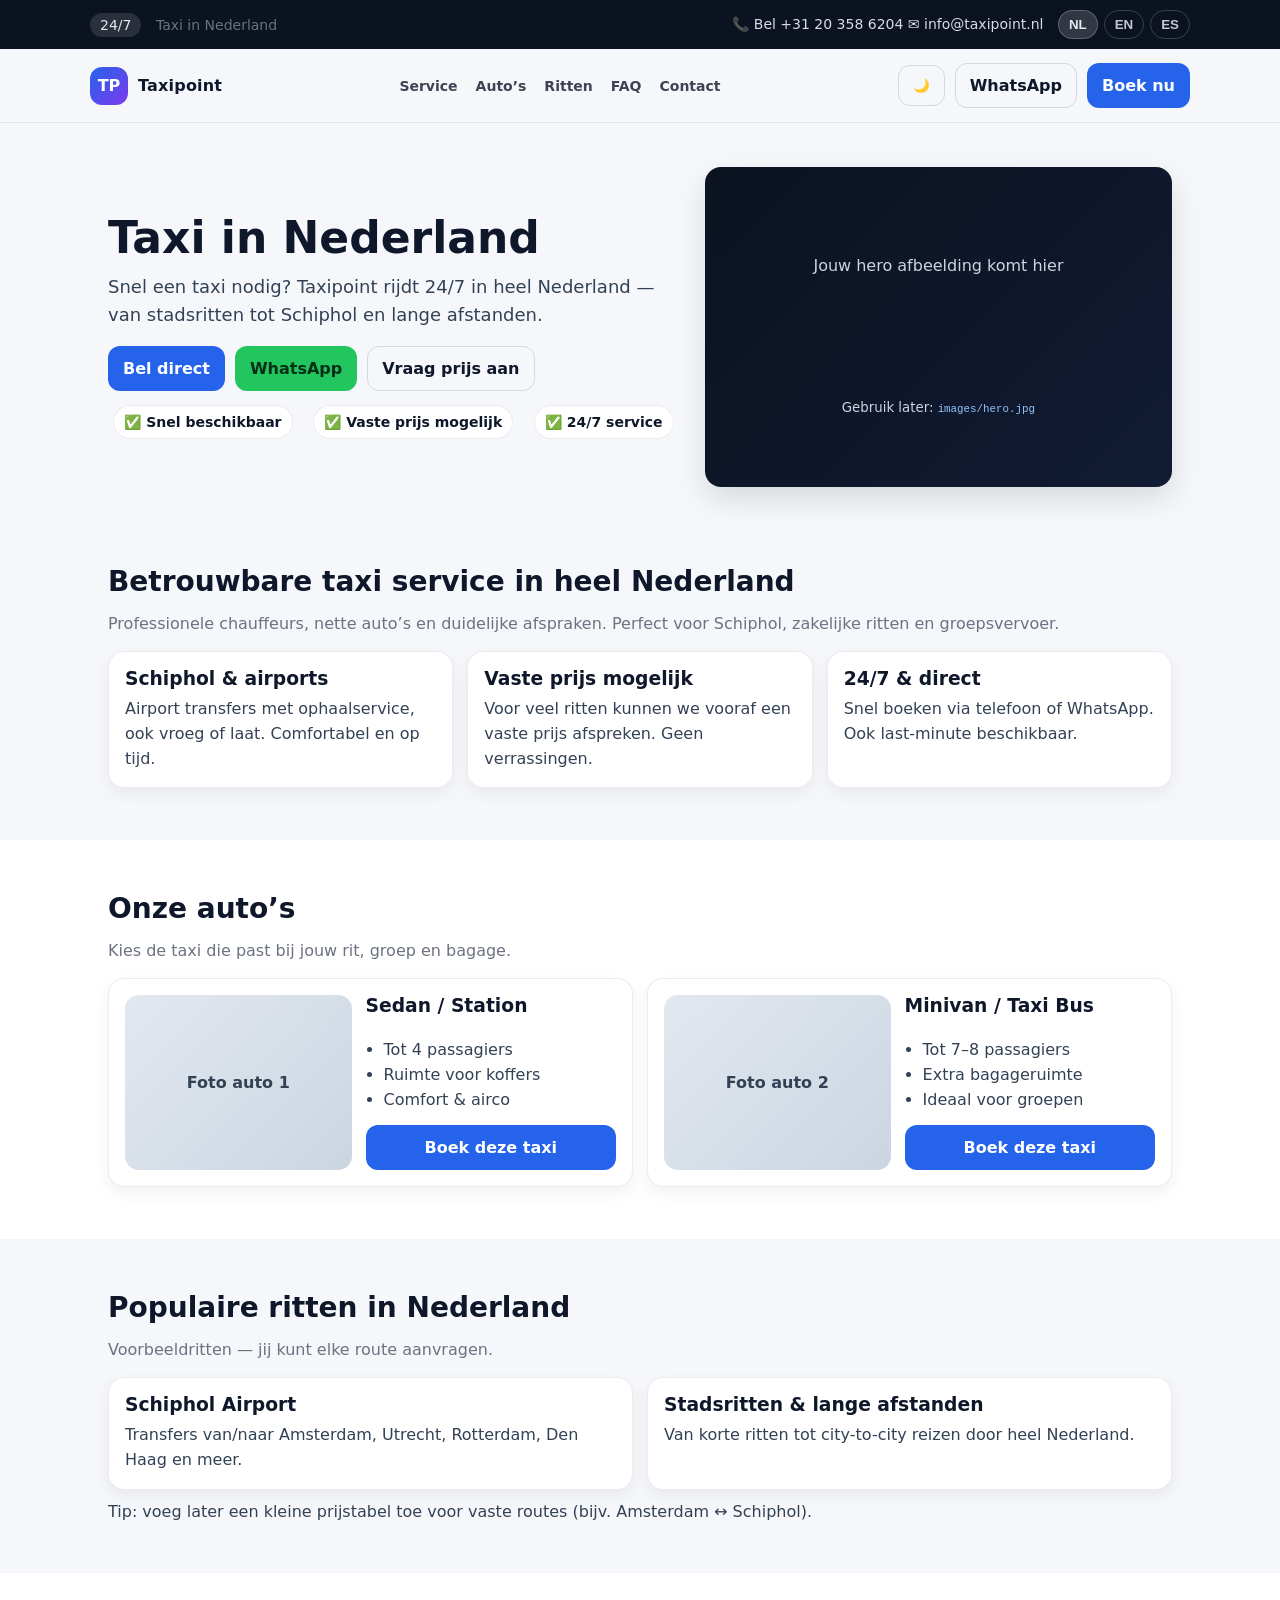
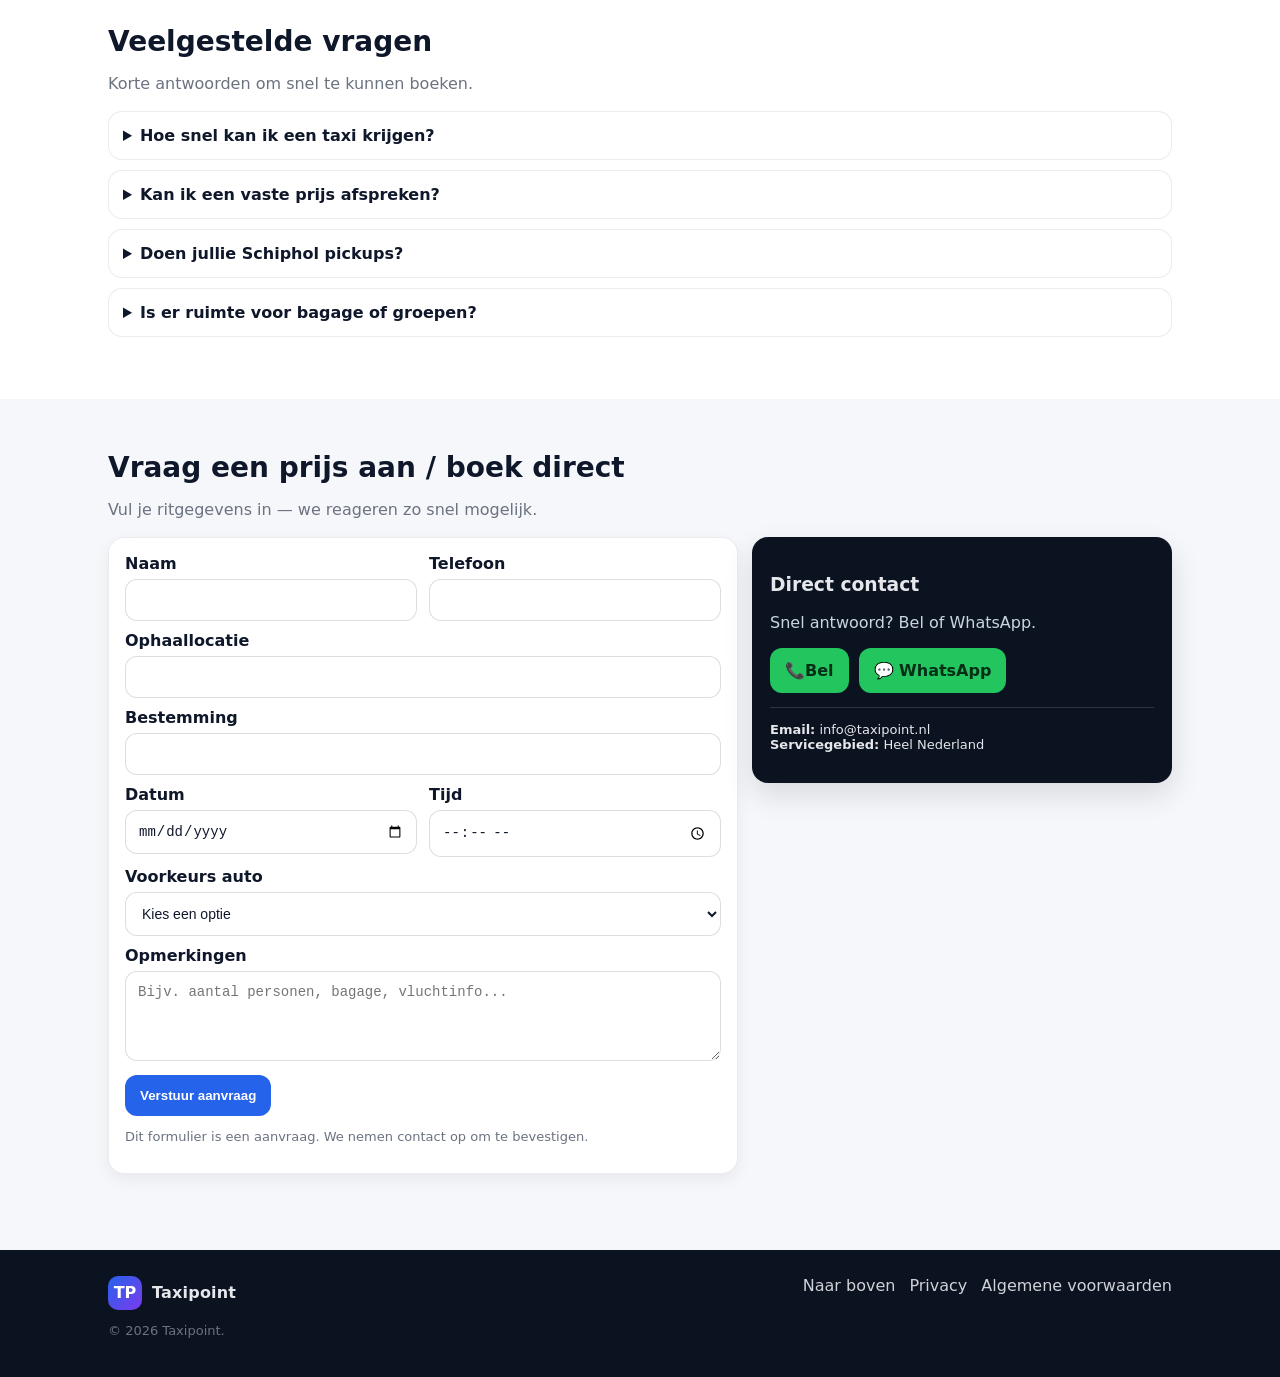
<file: index.html>
<!DOCTYPE html>
<html lang="nl">
<head>
  <meta charset="UTF-8" />
  <meta name="viewport" content="width=device-width, initial-scale=1.0" />
  <title>Taxipoint | Taxi in Nederland</title>
  <meta name="description" content="Taxipoint: Taxi in Nederland met vaste prijzen. Schiphol, stadsritten en lange afstanden. 24/7 beschikbaar. Bel of WhatsApp direct." />
  
  <!-- SEO Meta Tags -->
  <meta name="robots" content="index, follow" />
  <meta name="author" content="Taxipoint" />
  <meta name="keywords" content="taxi, nederland, schiphol, airport transfer, taxi service, amsterdam taxi, rotterdam taxi, 24/7 taxi" />
  <link rel="canonical" href="https://robinslevel.github.io/getataxi/" />
  
  <!-- Open Graph / Facebook -->
  <meta property="og:type" content="website" />
  <meta property="og:url" content="https://robinslevel.github.io/getataxi/" />
  <meta property="og:title" content="Taxipoint | Taxi in Nederland" />
  <meta property="og:description" content="Taxipoint: Taxi in Nederland met vaste prijzen. Schiphol, stadsritten en lange afstanden. 24/7 beschikbaar." />
  <meta property="og:locale" content="nl_NL" />
  <meta property="og:locale:alternate" content="en_US" />
  <meta property="og:locale:alternate" content="es_ES" />
  <meta property="og:site_name" content="Taxipoint" />
  
  <!-- Twitter Card -->
  <meta name="twitter:card" content="summary_large_image" />
  <meta name="twitter:title" content="Taxipoint | Taxi in Nederland" />
  <meta name="twitter:description" content="Taxipoint: Taxi in Nederland met vaste prijzen. 24/7 beschikbaar. Bel of WhatsApp direct." />
  
  <!-- Favicon -->
  <link rel="icon" type="image/svg+xml" href="data:image/svg+xml,<svg xmlns='http://www.w3.org/2000/svg' viewBox='0 0 100 100'><rect width='100' height='100' rx='20' fill='%232563eb'/><text x='50%25' y='50%25' font-size='50' font-weight='bold' text-anchor='middle' dominant-baseline='central' fill='white'>TP</text></svg>" />
  <meta name="theme-color" content="#2563eb" />
  <meta name="msapplication-TileColor" content="#2563eb" />
  
  <!-- Preconnect -->
  <link rel="preconnect" href="https://wa.me" />
  
  <!-- Stylesheet -->
  <link rel="stylesheet" href="style/styles.css" />
  
  <!-- Structured Data -->
  <script type="application/ld+json">
  {
    "@context": "https://schema.org",
    "@type": "TaxiService",
    "name": "Taxipoint",
    "description": "Taxi in Nederland met vaste prijzen. Schiphol, stadsritten en lange afstanden. 24/7 beschikbaar.",
    "url": "https://robinslevel.github.io/getataxi/",
    "telephone": "+31203586204",
    "email": "info@taxipoint.nl",
    "areaServed": {
      "@type": "Country",
      "name": "Netherlands"
    },
    "availableLanguage": ["Dutch", "English", "Spanish"],
    "openingHoursSpecification": {
      "@type": "OpeningHoursSpecification",
      "dayOfWeek": ["Monday", "Tuesday", "Wednesday", "Thursday", "Friday", "Saturday", "Sunday"],
      "opens": "00:00",
      "closes": "23:59"
    },
    "priceRange": "$$"
  }
  </script>
</head>

<body>
  <!-- Top bar -->
  <div class="topbar">
    <div class="container topbar__inner">
      <div class="topbar__left">
        <span class="pill" data-i18n="topbar_247">24/7</span>
        <span class="muted" data-i18n="topbar_tagline">Taxi in Nederland</span>
      </div>

      <div class="topbar__right">
        <a class="link" href="tel:+31203586204">📞 <span data-i18n="phone_label">Bel</span> +31 20 358 6204</a>
        <a class="link" href="mailto:info@taxipoint.nl">✉️ info@taxipoint.nl</a>

        <!-- Language Switch -->
        <div class="lang">
          <button class="lang__btn" type="button" data-lang="nl" aria-label="Nederlands">NL</button>
          <button class="lang__btn" type="button" data-lang="en" aria-label="English">EN</button>
          <button class="lang__btn" type="button" data-lang="es" aria-label="Español">ES</button>
        </div>
      </div>
    </div>
  </div>

  <!-- Header -->
  <header class="header" id="top">
    <div class="container header__inner">
      <a class="logo" href="#top" aria-label="Homepage">
        <span class="logo__mark">TP</span>
        <span class="logo__text">Taxipoint</span>
      </a>

      <nav class="nav" id="nav">
        <a href="#service" data-i18n="nav_service">Service</a>
        <a href="#autos" data-i18n="nav_cars">Auto’s</a>
        <a href="#ritten" data-i18n="nav_trips">Ritten</a>
        <a href="#faq" data-i18n="nav_faq">FAQ</a>
        <a href="#contact" data-i18n="nav_contact">Contact</a>
      </nav>

      <div class="header__actions">
        <button class="btn btn--ghost" id="themeToggle" aria-label="Toggle dark mode" title="Toggle theme">🌙</button>
        <a class="btn btn--ghost" href="https://wa.me/31203586204" target="_blank" rel="noopener" data-i18n="btn_whatsapp">WhatsApp</a>
        <a class="btn btn--primary" href="#contact" data-i18n="btn_book">Boek nu</a>

        <button class="burger" id="burger" aria-label="Menu openen" aria-expanded="false">
          <span></span><span></span><span></span>
        </button>
      </div>
    </div>
  </header>

  <!-- Hero -->
  <section class="hero">
    <div class="container hero__grid">
      <div class="hero__content">
        <h1 data-i18n="hero_title">Taxi in Nederland</h1>
        <p class="lead" data-i18n="hero_lead">
          Snel een taxi nodig? Taxipoint rijdt 24/7 in heel Nederland — van stadsritten tot Schiphol en lange afstanden.
        </p>

        <div class="hero__cta">
          <a class="btn btn--primary" href="tel:+31203586204" data-i18n="btn_call">Bel direct</a>
          <a class="btn btn--secondary" href="https://wa.me/31203586204" target="_blank" rel="noopener" data-i18n="btn_whatsapp2">WhatsApp</a>
          <a class="btn btn--ghost" href="#contact" data-i18n="btn_get_quote">Vraag prijs aan</a>
        </div>

        <ul class="hero__badges">
          <li data-i18n="badge_fast">✅ Snel beschikbaar</li>
          <li data-i18n="badge_fixed">✅ Vaste prijs mogelijk</li>
          <li data-i18n="badge_247">✅ 24/7 service</li>
        </ul>
      </div>

      <div class="hero__media">
        <div class="media-card" role="img" aria-label="Taxi afbeelding placeholder">
          <p data-i18n="hero_image_placeholder">Jouw hero afbeelding komt hier</p>
          <small><span data-i18n="hero_image_hint">Gebruik later</span>: <code>images/hero.jpg</code></small>
        </div>
      </div>
    </div>
  </section>

  <!-- Service -->
  <section class="section" id="service">
    <div class="container">
      <div class="section__head">
        <h2 data-i18n="service_title">Betrouwbare taxi service in heel Nederland</h2>
        <p class="muted" data-i18n="service_sub">
          Professionele chauffeurs, nette auto’s en duidelijke afspraken. Perfect voor Schiphol, zakelijke ritten en groepsvervoer.
        </p>
      </div>

      <div class="cards">
        <div class="card">
          <h3 data-i18n="card1_title">Schiphol & airports</h3>
          <p data-i18n="card1_text">Airport transfers met ophaalservice, ook vroeg of laat. Comfortabel en op tijd.</p>
        </div>
        <div class="card">
          <h3 data-i18n="card2_title">Vaste prijs mogelijk</h3>
          <p data-i18n="card2_text">Voor veel ritten kunnen we vooraf een vaste prijs afspreken. Geen verrassingen.</p>
        </div>
        <div class="card">
          <h3 data-i18n="card3_title">24/7 & direct</h3>
          <p data-i18n="card3_text">Snel boeken via telefoon of WhatsApp. Ook last-minute beschikbaar.</p>
        </div>
      </div>
    </div>
  </section>

  <!-- Cars -->
  <section class="section section--alt" id="autos">
    <div class="container">
      <div class="section__head">
        <h2 data-i18n="cars_title">Onze auto’s</h2>
        <p class="muted" data-i18n="cars_sub">Kies de taxi die past bij jouw rit, groep en bagage.</p>
      </div>

      <div class="cards cards--2">
        <article class="card car">
          <div class="car__img"><div class="img-placeholder" data-i18n="car1_img">Foto auto 1</div></div>
          <div class="car__body">
            <h3 data-i18n="car1_title">Sedan / Station</h3>
            <ul class="list">
              <li data-i18n="car1_li1">Tot 4 passagiers</li>
              <li data-i18n="car1_li2">Ruimte voor koffers</li>
              <li data-i18n="car1_li3">Comfort & airco</li>
            </ul>
            <a class="btn btn--primary" href="#contact" data-car="Sedan / Station" data-i18n="car_btn">Boek deze taxi</a>
          </div>
        </article>

        <article class="card car">
          <div class="car__img"><div class="img-placeholder" data-i18n="car2_img">Foto auto 2</div></div>
          <div class="car__body">
            <h3 data-i18n="car2_title">Minivan / Taxi Bus</h3>
            <ul class="list">
              <li data-i18n="car2_li1">Tot 7–8 passagiers</li>
              <li data-i18n="car2_li2">Extra bagageruimte</li>
              <li data-i18n="car2_li3">Ideaal voor groepen</li>
            </ul>
            <a class="btn btn--primary" href="#contact" data-car="Minivan / Taxi Bus" data-i18n="car_btn">Boek deze taxi</a>
          </div>
        </article>
      </div>
    </div>
  </section>

  <!-- Trips / Popular rides -->
  <section class="section" id="ritten">
    <div class="container">
      <div class="section__head">
        <h2 data-i18n="trips_title">Populaire ritten in Nederland</h2>
        <p class="muted" data-i18n="trips_sub">Voorbeeldritten — jij kunt elke route aanvragen.</p>
      </div>

      <div class="cards cards--2">
        <div class="card">
          <h3 data-i18n="trip1_title">Schiphol Airport</h3>
          <p data-i18n="trip1_text">Transfers van/naar Amsterdam, Utrecht, Rotterdam, Den Haag en meer.</p>
        </div>
        <div class="card">
          <h3 data-i18n="trip2_title">Stadsritten & lange afstanden</h3>
          <p data-i18n="trip2_text">Van korte ritten tot city-to-city reizen door heel Nederland.</p>
        </div>
      </div>

      <div class="note" data-i18n="trips_note">
        Tip: voeg later een kleine prijstabel toe voor vaste routes (bijv. Amsterdam ↔ Schiphol).
      </div>
    </div>
  </section>

  <!-- FAQ -->
  <section class="section section--alt" id="faq">
    <div class="container">
      <div class="section__head">
        <h2 data-i18n="faq_title">Veelgestelde vragen</h2>
        <p class="muted" data-i18n="faq_sub">Korte antwoorden om snel te kunnen boeken.</p>
      </div>

      <div class="faq">
        <details>
          <summary data-i18n="faq1_q">Hoe snel kan ik een taxi krijgen?</summary>
          <p data-i18n="faq1_a">Dat hangt af van locatie en drukte. Bel of WhatsApp en we laten direct weten wat mogelijk is.</p>
        </details>
        <details>
          <summary data-i18n="faq2_q">Kan ik een vaste prijs afspreken?</summary>
          <p data-i18n="faq2_a">Ja, voor veel ritten kunnen we vooraf een vaste prijs aanbieden.</p>
        </details>
        <details>
          <summary data-i18n="faq3_q">Doen jullie Schiphol pickups?</summary>
          <p data-i18n="faq3_a">Ja. Geef je vluchtinformatie door en we plannen de ophaalservice.</p>
        </details>
        <details>
          <summary data-i18n="faq4_q">Is er ruimte voor bagage of groepen?</summary>
          <p data-i18n="faq4_a">Ja. Kies sedan voor standaard bagage, of minivan voor extra ruimte en groepen.</p>
        </details>
      </div>
    </div>
  </section>

  <!-- Contact -->
  <section class="section" id="contact">
    <div class="container">
      <div class="section__head">
        <h2 data-i18n="contact_title">Vraag een prijs aan / boek direct</h2>
        <p class="muted" data-i18n="contact_sub">Vul je ritgegevens in — we reageren zo snel mogelijk.</p>
      </div>

      <div class="contact-grid">
        <form class="form" id="bookingForm">
          <div class="form__row">
            <label><span data-i18n="form_name">Naam</span>
              <input type="text" name="name" required />
            </label>
            <label><span data-i18n="form_phone">Telefoon</span>
              <input type="tel" name="phone" required />
            </label>
          </div>

          <label><span data-i18n="form_pickup">Ophaallocatie</span>
            <input type="text" name="pickup" required />
          </label>

          <label><span data-i18n="form_destination">Bestemming</span>
            <input type="text" name="destination" required />
          </label>

          <div class="form__row">
            <label><span data-i18n="form_date">Datum</span>
              <input type="date" name="date" required />
            </label>
            <label><span data-i18n="form_time">Tijd</span>
              <input type="time" name="time" required />
            </label>
          </div>

          <label><span data-i18n="form_car">Voorkeurs auto</span>
            <select name="car" id="carSelect">
              <option value="" data-i18n="form_car_placeholder">Kies een optie</option>
              <option value="Sedan / Station">Sedan / Station</option>
              <option value="Minivan / Taxi Bus">Minivan / Taxi Bus</option>
            </select>
          </label>

          <label><span data-i18n="form_notes">Opmerkingen</span>
            <textarea name="notes" rows="4" placeholder="Bijv. aantal personen, bagage, vluchtinfo..."></textarea>
          </label>

          <button class="btn btn--primary" type="submit" data-i18n="form_submit">Verstuur aanvraag</button>
          <p class="muted small" data-i18n="form_hint">Dit formulier is een aanvraag. We nemen contact op om te bevestigen.</p>
        </form>

        <aside class="contact-card">
          <h3 data-i18n="direct_title">Direct contact</h3>
          <p class="muted" data-i18n="direct_sub">Snel antwoord? Bel of WhatsApp.</p>

          <div class="contact-actions">
            <a class="btn btn--secondary" href="tel:+31203586204">📞 <span data-i18n="btn_call_short">Bel</span></a>
            <a class="btn btn--secondary" href="https://wa.me/31203586204" target="_blank" rel="noopener">💬 WhatsApp</a>
          </div>

          <div class="divider"></div>

          <p class="small">
            <strong>Email:</strong> info@taxipoint.nl<br />
            <strong data-i18n="direct_area_label">Servicegebied:</strong> <span data-i18n="direct_area_value">Heel Nederland</span>
          </p>
        </aside>
      </div>
    </div>
  </section>

  <!-- Footer -->
  <footer class="footer">
    <div class="container footer__inner">
      <div>
        <div class="logo logo--footer">
          <span class="logo__mark">TP</span>
          <span class="logo__text">Taxipoint</span>
        </div>
        <p class="muted small">© <span id="year"></span> Taxipoint.</p>
      </div>

      <div class="footer__links">
        <a href="#top" data-i18n="footer_top">Naar boven</a>
        <a href="#" data-i18n="footer_privacy">Privacy</a>
        <a href="#" data-i18n="footer_terms">Algemene voorwaarden</a>
      </div>
    </div>
  </footer>

  <script src="script/script.js"></script>
</body>
</html>
</file>
<file: style/styles.css>
/* =========================
   Theme tokens
========================= */

:root{
  /* Layout */
  --max:1100px;
  --radius:16px;
  --shadow: 0 12px 30px rgba(0,0,0,.12);

  /* Brand */
  --primary:#2563eb;
  --primary2:#22c55e;

  /* Light theme */
  --bg:#f6f7fb;                 /* page background */
  --surface:#ffffff;            /* cards/sections */
  --surface-2:#f8fafc;          /* table header / subtle panels */
  --text:#0f172a;               /* main text */
  --text-2:#334155;             /* secondary text */
  --muted:#6b7280;              /* muted text */
  --border:rgba(15,23,42,.08);  /* borders */
  --border-2:rgba(15,23,42,.14);/* inputs/badges */
  --hover:rgba(15,23,42,.04);   /* hover */
  --header-bg:rgba(246,247,251,.9);
  --on-dark:#e5e7eb;            /* text on dark bars */
  --darkbar:#0b1220;            /* topbar/footer/contact card */
}

:root[data-theme="dark"]{
  --shadow: 0 12px 30px rgba(0,0,0,.45);

  --primary:#3b82f6;
  --primary2:#22c55e;

  --bg:#0b1220;
  --surface:#0f1a30;
  --surface-2:#111b33;
  --text:#e5e7eb;
  --text-2:#cbd5e1;
  --muted:#9ca3af;
  --border:rgba(255,255,255,.12);
  --border-2:rgba(255,255,255,.18);
  --hover:rgba(255,255,255,.06);
  --header-bg:rgba(11,18,32,.78);
  --on-dark:#e5e7eb;
  --darkbar:#0b1220;
}

/* =========================
   Base / reset
========================= */

*{box-sizing:border-box}

html,body{
  margin:0;
  padding:0;
  font-family:system-ui,-apple-system,Segoe UI,Roboto,Arial,sans-serif;
  color:var(--text);
  background:var(--bg);
}

a{color:inherit;text-decoration:none}
.container{max-width:var(--max);margin:0 auto;padding:0 18px}

.muted{color:var(--muted)}
.small{font-size:13px}

/* Optional, but nice */
:focus-visible{
  outline:3px solid var(--primary);
  outline-offset:3px;
}

/* =========================
   Topbar
========================= */

.topbar{
  background:var(--darkbar);
  color:var(--on-dark);
  font-size:14px;
  padding-left:1em;
  padding-right:1em;
}
.topbar__inner{
  display:flex;
  gap:12px;
  justify-content:space-between;
  align-items:center;
  padding:10px 0;
}
.topbar .link{opacity:.95}
.topbar .link:hover{opacity:1}

.pill{
  display:inline-block;
  background:rgba(255,255,255,.12);
  padding:4px 10px;
  border-radius:999px;
  margin-right:10px;
}

/* =========================
   Header / Nav
========================= */

.header{
  position:sticky;
  top:0;
  background:var(--header-bg);
  border-bottom:1px solid var(--border);
  backdrop-filter:blur(10px);
  z-index:50;
  padding-left:1em;
  padding-right:1em;
}
.header__inner{
  display:flex;
  align-items:center;
  justify-content:space-between;
  padding:14px 0;
  gap:14px;
}

.logo{display:flex;align-items:center;gap:10px;font-weight:800}
.logo__mark{
  width:38px;height:38px;border-radius:12px;
  background:linear-gradient(135deg,var(--primary),#7c3aed);
  color:white;display:grid;place-items:center;
}
.logo--footer .logo__mark{width:34px;height:34px;border-radius:10px}
.logo__text{letter-spacing:.2px}

.nav{display:flex;gap:18px;align-items:center}
.nav a{
  color:var(--text);
  opacity:.8;
  font-weight:600;
  font-size:14px;
}
.nav a:hover{opacity:1}

.header__actions{display:flex;gap:10px;align-items:center}

.btn{
  display:inline-flex;
  align-items:center;
  justify-content:center;
  padding:12px 14px;
  border-radius:12px;
  font-weight:700;
  border:1px solid transparent;
  cursor:pointer;
  transition:transform .05s ease, opacity .2s ease, background .2s ease;
  white-space:nowrap;
}
.btn:hover{opacity:.97}
.btn:active{transform:translateY(1px)}

.btn--primary{background:var(--primary);color:white}
.btn--secondary{background:var(--primary2);color:#052e16}
.btn--ghost{background:transparent;border-color:var(--border-2)}
.btn--ghost:hover{background:var(--hover)}

.burger{
  display:none;
  width:44px;height:44px;
  border-radius:12px;
  border:1px solid var(--border-2);
  background:transparent;
  cursor:pointer;
}
.burger span{
  display:block;
  height:2px;
  background:var(--text);
  margin:6px 10px;
  border-radius:10px;
}

/* =========================
   Hero
========================= */

.hero{padding:44px 0 26px}

.hero__grid{
  display:grid;
  grid-template-columns:1.1fr .9fr;
  gap:26px;
  align-items:center;
}

.hero h1{font-size:44px;line-height:1.05;margin:0 0 12px}
.lead{
  font-size:18px;
  line-height:1.55;
  margin:0 0 18px;
  color:var(--text-2);
}

.hero__cta{display:flex;flex-wrap:wrap;gap:10px;margin-bottom:14px}

.hero__badges{
  list-style:none;
  padding:0;
  margin:0;
  display:flex;
  flex-wrap:wrap;
  gap:10px;
  justify-content:space-around;
}
.hero__badges li{
  background:var(--surface);
  border:1px solid var(--border);
  padding:8px 10px;
  border-radius:999px;
  font-weight:600;
  font-size:14px;
  color:var(--text);
}

.media-card{
  height:320px;
  border-radius:var(--radius);
  background:linear-gradient(135deg,#0b1220,#111b33);
  color:#cbd5e1;
  display:grid;
  place-items:center;
  text-align:center;
  box-shadow:var(--shadow);
  padding:18px;
}
.media-card code{color:#93c5fd}

/* =========================
   Sections / Cards
========================= */

.section{padding:52px 0}
.section--alt{background:var(--surface)}
.section__head{margin-bottom:18px}
.section__head h2{margin:0 0 8px;font-size:28px}

.cards{display:grid;grid-template-columns:repeat(3,1fr);gap:14px}
.cards--2{grid-template-columns:repeat(2,1fr)}

.card{
  background:var(--surface);
  border:1px solid var(--border);
  border-radius:var(--radius);
  padding:16px;
  box-shadow:0 6px 16px rgba(0,0,0,.06);
}
.card h3{margin:0 0 8px}
.card p{margin:0;color:var(--text-2);line-height:1.55}

/* =========================
   Car block
========================= */

.car{display:grid;grid-template-columns:.95fr 1.05fr;gap:14px;align-items:stretch}
.car__img{display:flex}

.img-placeholder{
  width:100%;
  border-radius:14px;
  background:linear-gradient(135deg,#e2e8f0,#cbd5e1);
  display:grid;
  place-items:center;
  font-weight:800;
  color:#334155;
}

.car__body{display:flex;flex-direction:column;gap:10px}
.list{margin:0;padding-left:18px;color:var(--text-2)}
.list li{margin:6px 0}

/* =========================
   Table
========================= */

.table-wrap{
  background:var(--surface);
  border:1px solid var(--border);
  border-radius:var(--radius);
  overflow:auto;
  box-shadow:0 6px 16px rgba(0,0,0,.06);
}
.table{width:100%;border-collapse:collapse;min-width:420px}
.table th,.table td{
  padding:14px 14px;
  border-bottom:1px solid var(--border);
  text-align:left;
}
.table th{
  background:var(--surface-2);
  font-size:14px;
  color:var(--text);
}
.table tbody tr:hover{background:color-mix(in srgb, var(--hover) 100%, transparent)}
.note{margin-top:12px;color:var(--text-2)}

/* =========================
   FAQ
========================= */

.faq details{
  background:var(--surface);
  border:1px solid var(--border);
  border-radius:14px;
  padding:14px;
  margin-bottom:10px;
}
.faq summary{font-weight:800;cursor:pointer}
.faq p{margin:10px 0 0;color:var(--text-2);line-height:1.55}

/* =========================
   Contact
========================= */

.contact-grid{
  display:grid;
  grid-template-columns:1.2fr .8fr;
  gap:14px;
  align-items:start;
}

.form{
  background:var(--surface);
  border:1px solid var(--border);
  border-radius:var(--radius);
  padding:16px;
  box-shadow:0 6px 16px rgba(0,0,0,.06);
}
.form label{display:block;font-weight:700;margin-bottom:10px}

.form input,.form textarea,.form select{
  width:100%;
  padding:12px 12px;
  margin-top:6px;
  border-radius:12px;
  border:1px solid var(--border-2);
  outline:none;
  font-size:14px;
  background:var(--surface);
  color:var(--text);
}
.form input:focus,.form textarea:focus,.form select:focus{
  border-color:color-mix(in srgb, var(--primary) 70%, transparent);
  box-shadow:0 0 0 4px color-mix(in srgb, var(--primary) 20%, transparent);
}
.form__row{display:grid;grid-template-columns:1fr 1fr;gap:12px}

.contact-card{
  background:var(--darkbar);
  color:var(--on-dark);
  border-radius:var(--radius);
  padding:18px;
  box-shadow:var(--shadow);
}
.contact-card .muted{color:#cbd5e1}
.contact-actions{display:flex;gap:10px;flex-wrap:wrap;margin-top:10px}
.divider{height:1px;background:rgba(255,255,255,.14);margin:14px 0}

/* =========================
   Footer
========================= */

.footer{
  background:var(--darkbar);
  color:var(--on-dark);
  padding:26px 0;
  margin-top:24px;
}
.footer__inner{
  display:flex;
  justify-content:space-between;
  gap:14px;
  align-items:flex-start;
}
.footer__links{display:flex;gap:14px;flex-wrap:wrap}
.footer__links a{opacity:.9}
.footer__links a:hover{opacity:1}

/* =========================
   Mobile nav
========================= */

@media (max-width: 900px){
  .hero__grid{grid-template-columns:1fr}
  .cards{grid-template-columns:1fr}
  .cards--2{grid-template-columns:1fr}
  .car{grid-template-columns:1fr}
  .contact-grid{grid-template-columns:1fr}

  .nav{
    position:fixed;
    left:18px;right:18px;top:76px;
    background:var(--surface);
    border:1px solid var(--border);
    border-radius:16px;
    padding:14px;
    display:none;
    flex-direction:column;
    gap:12px;
    box-shadow:var(--shadow);
  }
  .nav.is-open{display:flex}
  .burger{display:inline-block}
}

/* =========================
   Language switcher
========================= */

.lang{
  display:inline-flex;
  gap:6px;
  margin-left:10px;
}

.lang__btn{
  padding:6px 10px;
  border-radius:999px;
  border:1px solid rgba(255,255,255,.22);
  background:transparent;
  color:var(--on-dark);
  font-weight:800;
  cursor:pointer;
  opacity:.85;
}

.lang__btn:hover{opacity:1}
.lang__btn.is-active{
  background:rgba(255,255,255,.16);
  opacity:1;
}

*{
  transition: background-color .25s ease, color .25s ease, border-color .25s ease;
}

/* =========================
   Print styles
========================= */

@media print {
  *{
    transition: none !important;
    box-shadow: none !important;
    text-shadow: none !important;
  }
  
  body {
    background: white !important;
    color: black !important;
    font-size: 12pt;
    line-height: 1.5;
  }
  
  .topbar,
  .header,
  .burger,
  .lang,
  .btn--ghost,
  #themeToggle,
  .hero__cta,
  .contact-actions,
  .footer__links,
  .media-card {
    display: none !important;
  }
  
  .hero,
  .section {
    padding: 20pt 0 !important;
    page-break-inside: avoid;
  }
  
  h1, h2, h3 {
    page-break-after: avoid;
    color: black !important;
  }
  
  a {
    color: black !important;
    text-decoration: underline;
  }
  
  a[href^="tel:"]::after,
  a[href^="mailto:"]::after {
    content: " (" attr(href) ")";
    font-size: 10pt;
  }
  
  .card,
  .form,
  .contact-card,
  .faq details {
    border: 1px solid #ccc !important;
    background: white !important;
  }
  
  .contact-card {
    background: #f5f5f5 !important;
    color: black !important;
  }
  
  .footer {
    background: white !important;
    color: black !important;
    border-top: 1px solid #ccc;
  }
  
  .cards {
    grid-template-columns: 1fr !important;
  }
}

/* =========================
   Reduce motion
========================= */

@media (prefers-reduced-motion: reduce) {
  *,
  *::before,
  *::after {
    animation-duration: 0.01ms !important;
    animation-iteration-count: 1 !important;
    transition-duration: 0.01ms !important;
    scroll-behavior: auto !important;
  }
}
</file>
